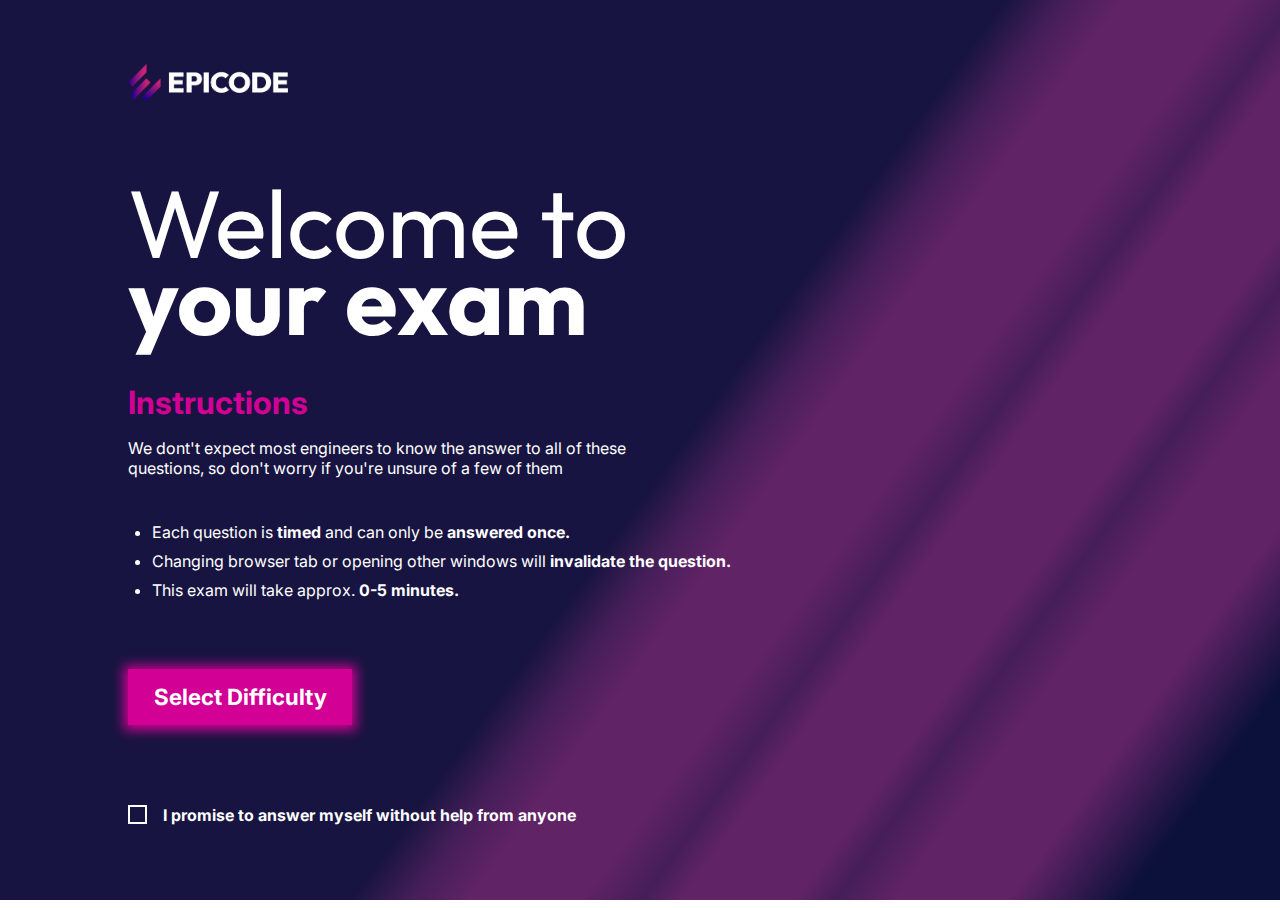
<file: index.html>
<!DOCTYPE html>
<html lang="en">
  <head>
    <meta charset="UTF-8" />
    <meta name="viewport" content="width=device-width, initial-scale=1.0" />
    <link rel="stylesheet" href="./assets/css/index.css" />
    <link rel="preconnect" href="https://fonts.googleapis.com" />
    <link rel="preconnect" href="https://fonts.gstatic.com" crossorigin />
    <link
      href="https://fonts.googleapis.com/css2?family=Inter:wght@400;700&family=Outfit:wght@400;700&display=swap"
      rel="stylesheet"
    />
    <title>Quiz</title>
  </head>
  <body>
    <div class="logoDiv">
    <a href="https://epicode.com/it/"><img
      id="Logo"
      src="./assets/img/epicode_logo.png"
      alt="Logo epicode_logo"
    /></a>
  </div>
    <header>
      <h1 class="title"><span>Welcome to</span><br />your exam</h1>
    </header>
    <main>
      <p id="istruzioni">Instructions</p>
      <p>
        We dont't expect most engineers to know the answer to all of these <br>
        questions, so don't worry if you're unsure of a few of them
      </p>
      <ul>
        <li>
          Each question is <b>timed</b> and can only be <b>answered once.</b>
        </li>
        <li>
          Changing browser tab or opening other windows will
          <b>invalidate the question.</b>
        </li>
        <li>This exam will take approx. <b>0-5 minutes.</b></li>
      </ul>
<!-- Qui abbiamo creato un menu a scomparsa che ci permette di selezionare quale questionario vogliamo effettuare -->
      <div class="dropdown">
        <button class="dropbtn">Select Difficulty</button>
        <div class="dropdown-content">
            <a href="#" onclick="mostraBottone('button')">EASY</a>
            <a href="#" onclick="mostraBottone('button2')">HARD</a>
        </div>
    </div>
<!-- Qui abbiamo aggiunto una checkbox che manda un alert e non permette di proseguire se non viene checkata -->
      <form action="">
        <div id="check">
          <input type="checkbox" id="checkbox_input" required /><label for="checkbox_input"></label><b>I promise to answer myself without help from anyone</label>
        </div>
        <div>
          <a href="./questionario.html"><button id="button" style="display: none;" type="submit">Easy Test</button></a>
          <a href="./questionario2.html"><button id="button2" style="display: none;" type="submit">Hard Test</button></a>
        </div>
      </form>
    </main>
    <script>
      // Funzioni che portano alle domande e controllano le checkbox
      document.addEventListener("DOMContentLoaded", function () {
        document.getElementById("button").addEventListener("click", function (event) {
          event.preventDefault();
          const checkbox = document.getElementById("checkbox_input");
          if (!checkbox.checked) {
            alert("Make sure the checkbox is selected");
          } else {
            window.location.href = "./questionario.html";
          }
        });
      });

    // stessa funzione per il secondo quiz 

      document.addEventListener("DOMContentLoaded", function () {
        document.getElementById("button2").addEventListener("click", function (event) {
          event.preventDefault();
          const checkbox = document.getElementById("checkbox_input");
          if (!checkbox.checked) {
            alert("Make sure the checkbox is selected");
          } else {
            window.location.href = "./questionario2.html";
          }
        });
      });
      var bottoneAttuale = null;
      
// questa e' una funzione che nasconde i bottoni per i test e ne fa apparire a schermo solo uno per volta
function mostraBottone(idBottone) {
    if (bottoneAttuale) {
        document.getElementById(bottoneAttuale).style.display = 'none';
    }
    document.getElementById(idBottone).style.display = 'block';

    bottoneAttuale = idBottone;
}
    </script>
  </body>
</html>
</file>
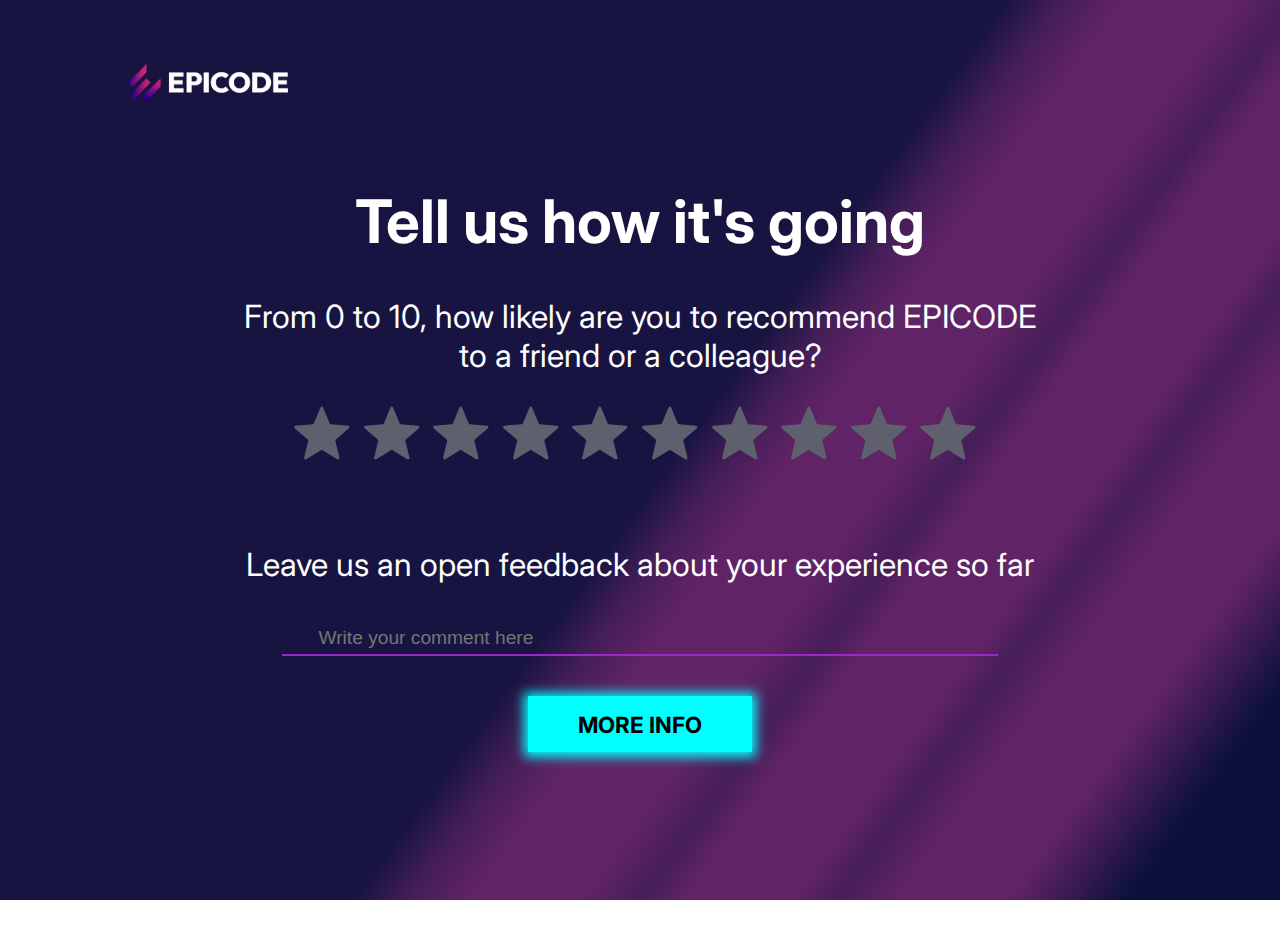
<file: feedback.html>
<!DOCTYPE html>
<html lang="en">
  <head>
    <meta charset="UTF-8" />
    <meta name="viewport" content="width=device-width, initial-scale=1.0" />
    <link rel="stylesheet" href="./assets/css/index.css" />
    <link rel="preconnect" href="https://fonts.googleapis.com" />
    <link rel="preconnect" href="https://fonts.gstatic.com" crossorigin />
    <link
      href="https://fonts.googleapis.com/css2?family=Inter:wght@400;700&family=Outfit:wght@400;700&display=swap"
      rel="stylesheet"
    />
    <title>Feedback</title>
  </head>
  <body>
    <a href="https://epicode.com/it/"><img id="Logo" src="./assets/img/epicode_logo.png" alt="Logo epicode_logo" /></a>
    <h1 id="title" class="feedbackH1">Tell us how it's going</h1>
    <p class="feedbackP">
      From 0 to 10, how likely are you to recommend EPICODE <br />
      to a friend or a colleague?
    </p>
    <!-- inserisco degli span dove andranno le stelle, uso lo span così si posizionano inline -->
    <!-- inserisco il container del feedback compresi input e bottone in un FORM, per farlo comportare da tale -->
    <form id="formFeedback" action="https://epicode.com/it/corsi/" method="post">
      <div id="star-container">
        <!-- qua ho dovuto inserire l'html direttamente del file svg della singola STELLA di modo da poterne modificare il colore  -->
        <!-- il colore di default delle unselected lo cambio nel value "fill" del <path> dentro all'<svg> -->
        <span class="star"
          ><svg width="3.5rem" height="3.5rem" viewBox="0 0 47 46" fill="none" xmlns="http://www.w3.org/2000/svg">
            <path
              id="star-path"
              d="M22.2044 1.55551C22.6143 0.569963 24.0104 0.569964 24.4203 1.55552L29.9874 14.9402C30.1602 15.3557 30.5509 15.6396 30.9994 15.6756L45.4494 16.834C46.5134 16.9193 46.9448 18.2471 46.1341 18.9415L35.1248 28.3722C34.7831 28.6649 34.6338 29.1242 34.7382 29.5619L38.1018 43.6626C38.3494 44.7009 37.2199 45.5215 36.309 44.9651L23.9379 37.4089C23.5538 37.1743 23.0709 37.1743 22.6868 37.4089L10.3157 44.9651C9.40478 45.5215 8.27528 44.7009 8.52295 43.6626L11.8865 29.5619C11.9909 29.1242 11.8416 28.6649 11.4999 28.3722L0.490575 18.9415C-0.320069 18.2471 0.111362 16.9193 1.17535 16.834L15.6253 15.6756C16.0738 15.6396 16.4645 15.3557 16.6374 14.9402L22.2044 1.55551Z"
              fill="#5f606e"
            />
          </svg>
        </span>
        <span class="star"
          ><svg width="3.5rem" height="3.5rem" viewBox="0 0 47 46" fill="none" xmlns="http://www.w3.org/2000/svg">
            <path
              id="star-path"
              d="M22.2044 1.55551C22.6143 0.569963 24.0104 0.569964 24.4203 1.55552L29.9874 14.9402C30.1602 15.3557 30.5509 15.6396 30.9994 15.6756L45.4494 16.834C46.5134 16.9193 46.9448 18.2471 46.1341 18.9415L35.1248 28.3722C34.7831 28.6649 34.6338 29.1242 34.7382 29.5619L38.1018 43.6626C38.3494 44.7009 37.2199 45.5215 36.309 44.9651L23.9379 37.4089C23.5538 37.1743 23.0709 37.1743 22.6868 37.4089L10.3157 44.9651C9.40478 45.5215 8.27528 44.7009 8.52295 43.6626L11.8865 29.5619C11.9909 29.1242 11.8416 28.6649 11.4999 28.3722L0.490575 18.9415C-0.320069 18.2471 0.111362 16.9193 1.17535 16.834L15.6253 15.6756C16.0738 15.6396 16.4645 15.3557 16.6374 14.9402L22.2044 1.55551Z"
              fill="#5f606e"
            />
          </svg>
        </span>
        <span class="star"
          ><svg width="3.5rem" height="3.5rem" viewBox="0 0 47 46" fill="none" xmlns="http://www.w3.org/2000/svg">
            <path
              id="star-path"
              d="M22.2044 1.55551C22.6143 0.569963 24.0104 0.569964 24.4203 1.55552L29.9874 14.9402C30.1602 15.3557 30.5509 15.6396 30.9994 15.6756L45.4494 16.834C46.5134 16.9193 46.9448 18.2471 46.1341 18.9415L35.1248 28.3722C34.7831 28.6649 34.6338 29.1242 34.7382 29.5619L38.1018 43.6626C38.3494 44.7009 37.2199 45.5215 36.309 44.9651L23.9379 37.4089C23.5538 37.1743 23.0709 37.1743 22.6868 37.4089L10.3157 44.9651C9.40478 45.5215 8.27528 44.7009 8.52295 43.6626L11.8865 29.5619C11.9909 29.1242 11.8416 28.6649 11.4999 28.3722L0.490575 18.9415C-0.320069 18.2471 0.111362 16.9193 1.17535 16.834L15.6253 15.6756C16.0738 15.6396 16.4645 15.3557 16.6374 14.9402L22.2044 1.55551Z"
              fill="#5f606e"
            />
          </svg>
        </span>
        <span class="star"
          ><svg width="3.5rem" height="3.5rem" viewBox="0 0 47 46" fill="none" xmlns="http://www.w3.org/2000/svg">
            <path
              id="star-path"
              d="M22.2044 1.55551C22.6143 0.569963 24.0104 0.569964 24.4203 1.55552L29.9874 14.9402C30.1602 15.3557 30.5509 15.6396 30.9994 15.6756L45.4494 16.834C46.5134 16.9193 46.9448 18.2471 46.1341 18.9415L35.1248 28.3722C34.7831 28.6649 34.6338 29.1242 34.7382 29.5619L38.1018 43.6626C38.3494 44.7009 37.2199 45.5215 36.309 44.9651L23.9379 37.4089C23.5538 37.1743 23.0709 37.1743 22.6868 37.4089L10.3157 44.9651C9.40478 45.5215 8.27528 44.7009 8.52295 43.6626L11.8865 29.5619C11.9909 29.1242 11.8416 28.6649 11.4999 28.3722L0.490575 18.9415C-0.320069 18.2471 0.111362 16.9193 1.17535 16.834L15.6253 15.6756C16.0738 15.6396 16.4645 15.3557 16.6374 14.9402L22.2044 1.55551Z"
              fill="#5f606e"
            />
          </svg>
        </span>
        <span class="star"
          ><svg width="3.5rem" height="3.5rem" viewBox="0 0 47 46" fill="none" xmlns="http://www.w3.org/2000/svg">
            <path
              id="star-path"
              d="M22.2044 1.55551C22.6143 0.569963 24.0104 0.569964 24.4203 1.55552L29.9874 14.9402C30.1602 15.3557 30.5509 15.6396 30.9994 15.6756L45.4494 16.834C46.5134 16.9193 46.9448 18.2471 46.1341 18.9415L35.1248 28.3722C34.7831 28.6649 34.6338 29.1242 34.7382 29.5619L38.1018 43.6626C38.3494 44.7009 37.2199 45.5215 36.309 44.9651L23.9379 37.4089C23.5538 37.1743 23.0709 37.1743 22.6868 37.4089L10.3157 44.9651C9.40478 45.5215 8.27528 44.7009 8.52295 43.6626L11.8865 29.5619C11.9909 29.1242 11.8416 28.6649 11.4999 28.3722L0.490575 18.9415C-0.320069 18.2471 0.111362 16.9193 1.17535 16.834L15.6253 15.6756C16.0738 15.6396 16.4645 15.3557 16.6374 14.9402L22.2044 1.55551Z"
              fill="#5f606e"
            />
          </svg>
        </span>
        <span class="star"
          ><svg width="3.5rem" height="3.5rem" viewBox="0 0 47 46" fill="none" xmlns="http://www.w3.org/2000/svg">
            <path
              id="star-path"
              d="M22.2044 1.55551C22.6143 0.569963 24.0104 0.569964 24.4203 1.55552L29.9874 14.9402C30.1602 15.3557 30.5509 15.6396 30.9994 15.6756L45.4494 16.834C46.5134 16.9193 46.9448 18.2471 46.1341 18.9415L35.1248 28.3722C34.7831 28.6649 34.6338 29.1242 34.7382 29.5619L38.1018 43.6626C38.3494 44.7009 37.2199 45.5215 36.309 44.9651L23.9379 37.4089C23.5538 37.1743 23.0709 37.1743 22.6868 37.4089L10.3157 44.9651C9.40478 45.5215 8.27528 44.7009 8.52295 43.6626L11.8865 29.5619C11.9909 29.1242 11.8416 28.6649 11.4999 28.3722L0.490575 18.9415C-0.320069 18.2471 0.111362 16.9193 1.17535 16.834L15.6253 15.6756C16.0738 15.6396 16.4645 15.3557 16.6374 14.9402L22.2044 1.55551Z"
              fill="#5f606e"
            />
          </svg>
        </span>
        <span class="star"
          ><svg width="3.5rem" height="3.5rem" viewBox="0 0 47 46" fill="none" xmlns="http://www.w3.org/2000/svg">
            <path
              id="star-path"
              d="M22.2044 1.55551C22.6143 0.569963 24.0104 0.569964 24.4203 1.55552L29.9874 14.9402C30.1602 15.3557 30.5509 15.6396 30.9994 15.6756L45.4494 16.834C46.5134 16.9193 46.9448 18.2471 46.1341 18.9415L35.1248 28.3722C34.7831 28.6649 34.6338 29.1242 34.7382 29.5619L38.1018 43.6626C38.3494 44.7009 37.2199 45.5215 36.309 44.9651L23.9379 37.4089C23.5538 37.1743 23.0709 37.1743 22.6868 37.4089L10.3157 44.9651C9.40478 45.5215 8.27528 44.7009 8.52295 43.6626L11.8865 29.5619C11.9909 29.1242 11.8416 28.6649 11.4999 28.3722L0.490575 18.9415C-0.320069 18.2471 0.111362 16.9193 1.17535 16.834L15.6253 15.6756C16.0738 15.6396 16.4645 15.3557 16.6374 14.9402L22.2044 1.55551Z"
              fill="#5f606e"
            />
          </svg>
        </span>
        <span class="star"
          ><svg width="3.5rem" height="3.5rem" viewBox="0 0 47 46" fill="none" xmlns="http://www.w3.org/2000/svg">
            <path
              id="star-path"
              d="M22.2044 1.55551C22.6143 0.569963 24.0104 0.569964 24.4203 1.55552L29.9874 14.9402C30.1602 15.3557 30.5509 15.6396 30.9994 15.6756L45.4494 16.834C46.5134 16.9193 46.9448 18.2471 46.1341 18.9415L35.1248 28.3722C34.7831 28.6649 34.6338 29.1242 34.7382 29.5619L38.1018 43.6626C38.3494 44.7009 37.2199 45.5215 36.309 44.9651L23.9379 37.4089C23.5538 37.1743 23.0709 37.1743 22.6868 37.4089L10.3157 44.9651C9.40478 45.5215 8.27528 44.7009 8.52295 43.6626L11.8865 29.5619C11.9909 29.1242 11.8416 28.6649 11.4999 28.3722L0.490575 18.9415C-0.320069 18.2471 0.111362 16.9193 1.17535 16.834L15.6253 15.6756C16.0738 15.6396 16.4645 15.3557 16.6374 14.9402L22.2044 1.55551Z"
              fill="#5f606e"
            />
          </svg>
        </span>
        <span class="star"
          ><svg width="3.5rem" height="3.5rem" viewBox="0 0 47 46" fill="none" xmlns="http://www.w3.org/2000/svg">
            <path
              id="star-path"
              d="M22.2044 1.55551C22.6143 0.569963 24.0104 0.569964 24.4203 1.55552L29.9874 14.9402C30.1602 15.3557 30.5509 15.6396 30.9994 15.6756L45.4494 16.834C46.5134 16.9193 46.9448 18.2471 46.1341 18.9415L35.1248 28.3722C34.7831 28.6649 34.6338 29.1242 34.7382 29.5619L38.1018 43.6626C38.3494 44.7009 37.2199 45.5215 36.309 44.9651L23.9379 37.4089C23.5538 37.1743 23.0709 37.1743 22.6868 37.4089L10.3157 44.9651C9.40478 45.5215 8.27528 44.7009 8.52295 43.6626L11.8865 29.5619C11.9909 29.1242 11.8416 28.6649 11.4999 28.3722L0.490575 18.9415C-0.320069 18.2471 0.111362 16.9193 1.17535 16.834L15.6253 15.6756C16.0738 15.6396 16.4645 15.3557 16.6374 14.9402L22.2044 1.55551Z"
              fill="#5f606e"
            />
          </svg>
        </span>
        <span class="star"
          ><svg width="3.5rem" height="3.5rem" viewBox="0 0 47 46" fill="none" xmlns="http://www.w3.org/2000/svg">
            <path
              id="star-path"
              d="M22.2044 1.55551C22.6143 0.569963 24.0104 0.569964 24.4203 1.55552L29.9874 14.9402C30.1602 15.3557 30.5509 15.6396 30.9994 15.6756L45.4494 16.834C46.5134 16.9193 46.9448 18.2471 46.1341 18.9415L35.1248 28.3722C34.7831 28.6649 34.6338 29.1242 34.7382 29.5619L38.1018 43.6626C38.3494 44.7009 37.2199 45.5215 36.309 44.9651L23.9379 37.4089C23.5538 37.1743 23.0709 37.1743 22.6868 37.4089L10.3157 44.9651C9.40478 45.5215 8.27528 44.7009 8.52295 43.6626L11.8865 29.5619C11.9909 29.1242 11.8416 28.6649 11.4999 28.3722L0.490575 18.9415C-0.320069 18.2471 0.111362 16.9193 1.17535 16.834L15.6253 15.6756C16.0738 15.6396 16.4645 15.3557 16.6374 14.9402L22.2044 1.55551Z"
              fill="#5f606e"
            />
          </svg>
        </span>
      </div>
      <p class="feedbackP">Leave us an open feedback about your experience so far</p>
      <input class="feedbackInput" type="text" placeholder="Write your comment here" />
      <button id="button" class="feedbackBtn" type="submit">MORE INFO</button>
    </form>
    <script>
      document.addEventListener("DOMContentLoaded", function () {
        // seleziono tutte le stelle presenti nella pagina
        const stars = document.querySelectorAll(".star");

        stars.forEach(function (star, index) {
          // uso un forEach per assegnare a ogni stella un addEventListener al CLICK
          star.addEventListener("click", function () {
            for (let i = 0; i <= index; i++) {
              // qua attivo la classe "selected" per la stella su cui ho cliccato incluse tutte le precedenti
              stars[i].classList.add("selected"); // la [i] dopo stars serve per accedere al singolo elemento in base al suo indice
              const pathElement = stars[i].querySelector("path");
              pathElement.setAttribute("fill", "#00ffff");
            }

            for (let i = index + 1; i < stars.length; i++) {
              // qua disattivo la classe "selected" per le stelle dopo quella su cui ho cliccato
              stars[i].classList.remove("selected");
              const pathElement = stars[i].querySelector("path");
              pathElement.setAttribute("fill", "#5f606e");
            }
          });
          // ----------------- qua si chiude il forEach ---------------
          // ----------------- qua gestisco l'hover     ---------------

          star.addEventListener("mouseover", function () {
            // qua aggiungo tramite addEventListener l'effetto HOVER delle stelle
            stars.forEach(function (star) {
              star.classList.remove("hovered"); // a ogni stella, rimuovo la classe precedentemente aggiunta
            });

            for (let i = 0; i <= index; i++) {
              // qua uso i <= index -> perché "index" è l'indice della stella che sto puntando, il loop cicla da i = 0 a i <= index
              // -> passa attraverso ogni stella dalla prima (i=0) fino a quella su cui punto
              // sempre all'interno dell'eventListener "mouseover", decido di aggiungere la classe "hovered" alla stella su cui passo col mouse e anche alle sue precedenti
              stars[i].classList.add("hovered");
            }
          });
        });
      });
    </script>
  </body>
</html>
</file>
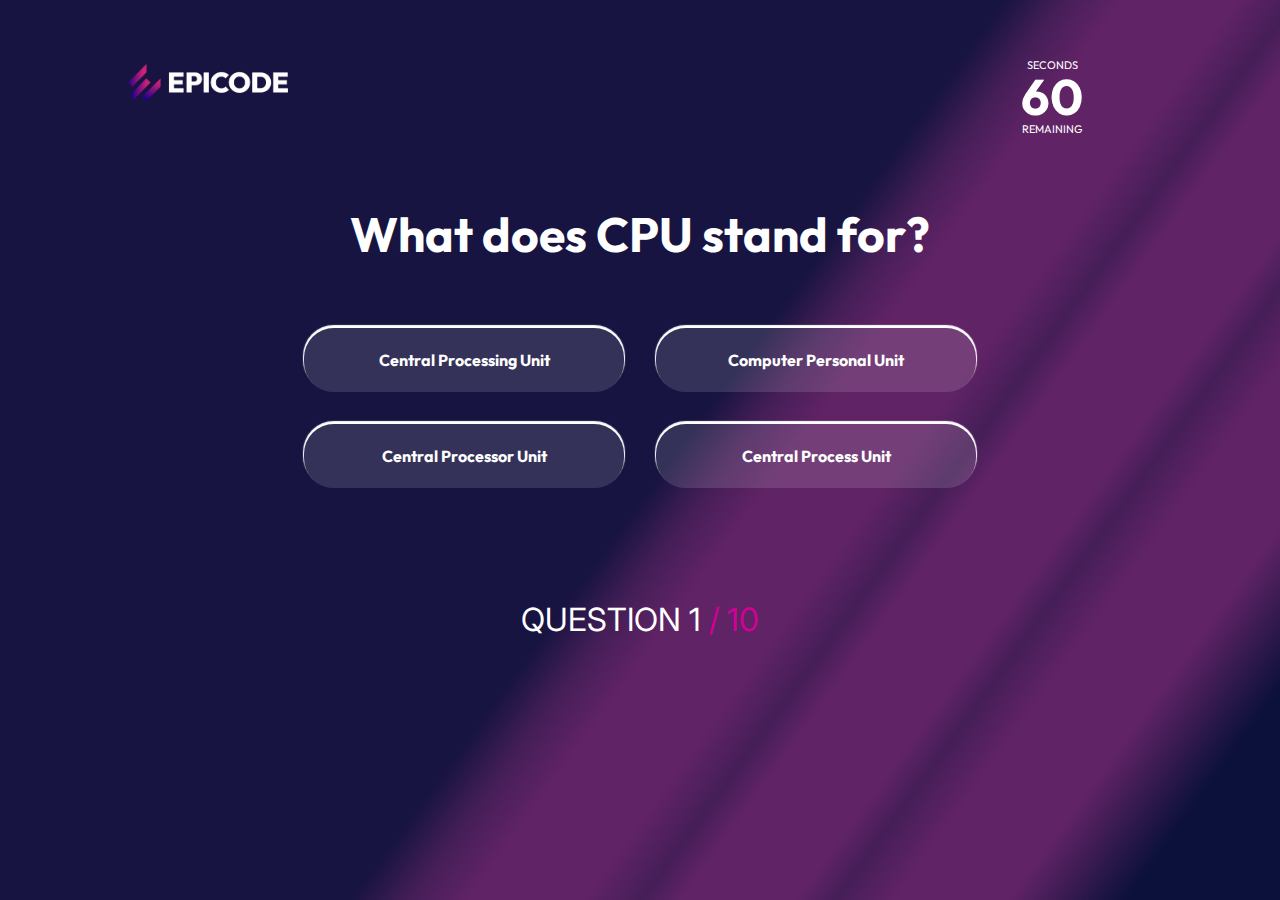
<file: questionario.html>
<!DOCTYPE html>
<html lang="en">
  <head>
    <meta charset="UTF-8" />
    <meta name="viewport" content="width=device-width, initial-scale=1.0" />
    <link rel="stylesheet" href="./assets/css/index.css" />
    <link rel="preconnect" href="https://fonts.googleapis.com" />
    <link rel="preconnect" href="https://fonts.gstatic.com" crossorigin />
    <link
      href="https://fonts.googleapis.com/css2?family=Inter:wght@400;700&family=Outfit:wght@400;700&display=swap"
      rel="stylesheet"
    />
    <title>Quiz</title>
  </head>
  <body id="quizPage">
    <div class="logo-timer-container">
      <img id="Logo" src="./assets/img/epicode_logo.png" alt="Logo epicode_logo" />
      <!-- Qui abbiamo creato il timer e aggiunto le scritte al suo interno -->
      <div class="circle-container">
        <div id="timer" class="timer">
          <svg width="200" height="200">
            <circle
              id="progress-circle"
              class="progress-circle"
              fill="transparent"
              stroke="#00FFFF"
              stroke-width="13"
              r="70"
              cx="100"
              cy="100"
            />
            <text
              id="timerText"
              x="50%"
              y="50%"
              text-anchor="middle"
              dy="0.3em"
              font-size="50"
              font-weight="bold"
              font-family="Outfit, sans-serif"
            >
              60
            </text>
            <text
              id="timerText"
              x="50%"
              y="33%"
              text-anchor="middle"
              dy="0.3em"
              font-size="11"
              fill="rgba(255, 255, 255, 0.9)"
              font-family="Outfit, sans-serif"
            >
              SECONDS
            </text>
            <text
              id="timerText"
              x="50%"
              y="65%"
              text-anchor="middle"
              dy="0.3em"
              font-size="11"
              fill="rgba(255, 255, 255, 0.5)"
              font-family="Outfit, sans-serif"
            >
              REMAINING
            </text>
          </svg>
        </div>
      </div>
    </div>
    <!-- Questo e' un div container in cui stampiamo 4 bottoni con le relative risposte e un paragrafo con la domanda -->
    <div id="container" class="question-container"></div>
    <div id="feedbackContainer"></div>
    <div id="questionCounter"></div>
    <script src="./assets/js/index.js"></script>
  </body>
</html>
</file>
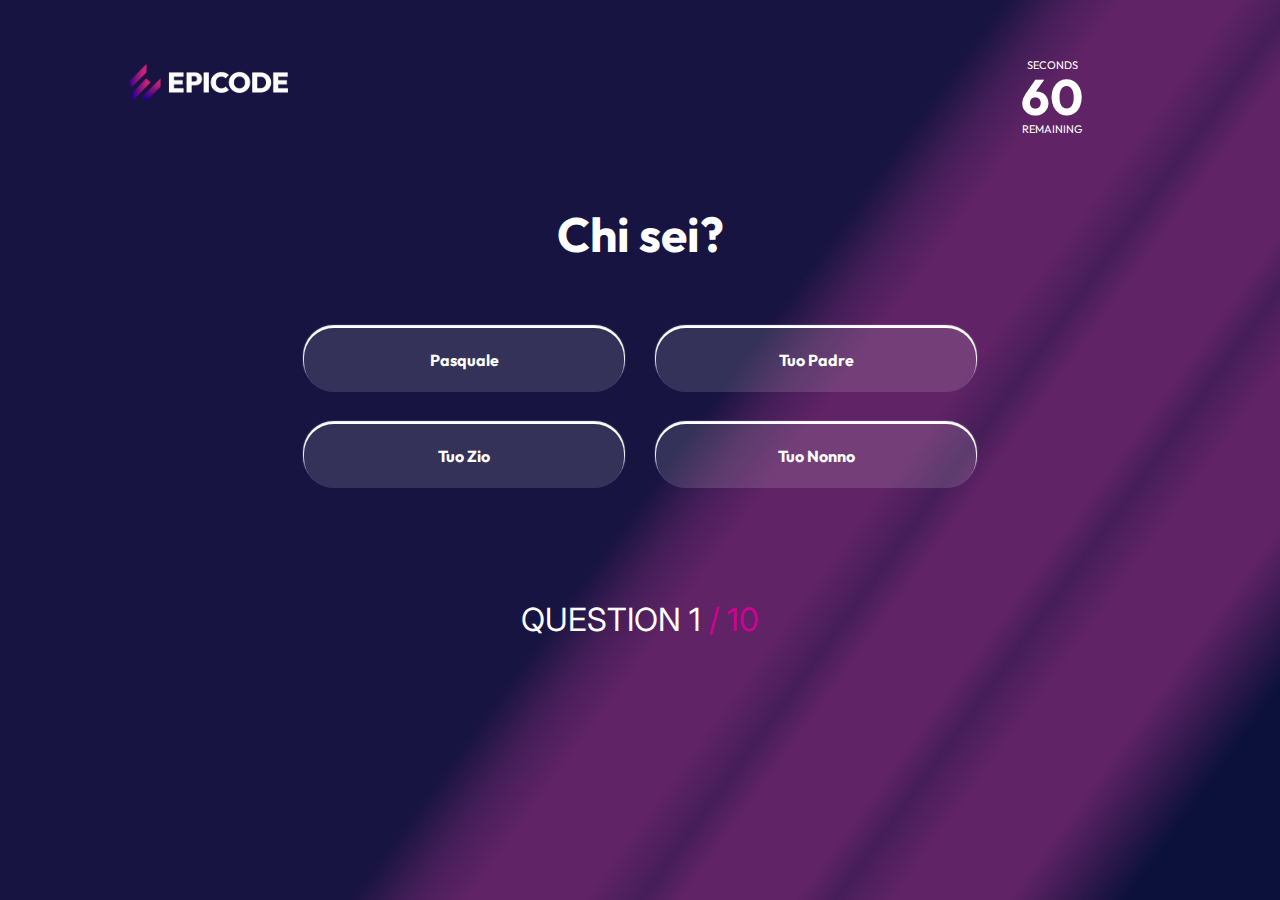
<file: questionario2.html>
<!DOCTYPE html>
<html lang="en">
  <head>
    <meta charset="UTF-8" />
    <meta name="viewport" content="width=device-width, initial-scale=1.0" />
    <link rel="stylesheet" href="./assets/css/index.css" />
    <link rel="preconnect" href="https://fonts.googleapis.com" />
    <link rel="preconnect" href="https://fonts.gstatic.com" crossorigin />
    <link
      href="https://fonts.googleapis.com/css2?family=Inter:wght@400;700&family=Outfit:wght@400;700&display=swap"
      rel="stylesheet"
    />
    <title>Pagina vuota</title>
  </head>
  <body id="quizPage">
    <div class="logo-timer-container">
      <img
        id="Logo"
        src="./assets/img/epicode_logo.png"
        alt="Logo epicode_logo"
      />
      <div class="circle-container">
        <div id="timer" class="timer">
          <svg width="200" height="200">
            <circle
              id="progress-circle"
              class="progress-circle"
              fill="transparent"
              stroke="#00FFFF"
              stroke-width="13"
              r="70"
              cx="100"
              cy="100"
            />
            <text
              id="timerText"
              x="50%"
              y="50%"
              text-anchor="middle"
              dy="0.3em"
              font-size="50"
              font-weight="bold"
              font-family="Outfit, sans-serif"
            >
              60
            </text>
            <text
              id="timerText"
              x="50%"
              y="33%"
              text-anchor="middle"
              dy="0.3em"
              font-size="11"
              fill="rgba(255, 255, 255, 0.9)"
              font-family="Outfit, sans-serif"
            >
              SECONDS
            </text>
            <text
              id="timerText"
              x="50%"
              y="65%"
              text-anchor="middle"
              dy="0.3em"
              font-size="11"
              fill="rgba(255, 255, 255, 0.5)"
              font-family="Outfit, sans-serif"
            >
              REMAINING
            </text>
          </svg>
        </div>
      </div>
    </div>
    <div id="container"></div>
    <div id="feedbackContainer"></div>
    <div id="questionCounter"></div>
    <script src="./assets/js/quiz2.js"></script>
  </body>
</html>
</file>
<file: assets/css/index.css>
/*+++++++++++++++++ IMPOSTAZIONI GENERALI ++++++++++++++++++++++*/

body {
  color: white;
  font-family: "Inter", sans-serif;
  font-size: 16px;
  margin: 0 8rem 5rem 8rem;
  background: rgb(12,17,59);
  background: linear-gradient(306deg, rgba(12,17,59,1) 8%, rgba(96,35,101,1) 14%, rgba(96,35,101,1) 20%, rgba(69,30,88,1) 23%, rgba(96,35,101,1) 25%, rgba(96,35,101,1) 31%, rgba(69,30,88,1) 33%, rgba(96,35,101,1) 36%, rgba(96,35,101,1) 42%, rgba(69,30,88,1) 45%, rgba(24,20,65,1) 48%);
  background-size: cover;
  background-attachment: fixed;
}

h1 {
  font-size:60px;
}

#container {
  text-align: center;
  margin: 0 10%;
 }

/*++++++++++++++++ HEADER +++++++++++++++++++++++*/
.title {
  font-size: 6em; 
  line-height: 80%;
  font-family: "Outfit", sans-serif;
  margin-bottom: 2.8rem;
  
}
h1 span {
  font-weight: lighter;
}

.logoDiv {
  margin-bottom: 5rem;
}

#Logo {
  width: 13%;
  margin-top: 4rem;
  min-width: 10rem;
  height: 5%;
}
#istruzioni {
  color: #d20094;
  font-size:2rem; 
  font-weight: bold;
  margin-bottom: 1rem;
}
.logo-timer-container {
  display: flex;
  justify-content: space-between;
}
#timerText {
  fill: white;
}
/*+++++++++++++++++ LISTA ++++++++++++++++++++++*/
ul {
  margin-top: 2.5rem;
  margin-left: -1rem;
  margin-bottom: 4rem;
}

li {
  line-height: 1.8rem;
}

/*+++++++++++++++++ BOTTONI ++++++++++++++++++++++*/

.dropbtn {
  box-shadow: 0px 1px 11px 4px #d20094;
  background: linear-gradient(to bottom, #d20094 5%, #d20094 100%);
  background-color: #d20094;
  display: inline-block;
  cursor: pointer;
  border: none;
  width: 14rem;
  height: 3.5rem;
  font-family: "Inter", sans-serif;
  font-size: 1.4rem;
  font-weight: bold;
  color: white;
}

#button, #button2 {
  box-shadow: 0px 1px 11px 4px #00ffff;
  background: linear-gradient(to bottom, #00ffff 5%, #00ffff 100%);
  background-color: #00ffff;
  display: inline-block;
  cursor: pointer;
  border: none;
  width: 14rem;
  height: 3.5rem;
  font-family: "Inter", sans-serif;
  font-size: 1.4rem;
  font-weight: bold;

}
#button:hover, #button2:hover{
  background: linear-gradient(
    0deg,
    rgb(0, 197, 204) 0%,
    rgb(47, 179, 255) 100%
  );
  color: white;
}
#button:active, #button2:active {
  position: relative;
  top: 1px;
}

#multiplo {
  display: flex;
  flex-direction: column;
  align-items: center;
}

.stileBottoni {
  width: 20rem;
  height: 4rem;
  border-radius: 30px;
  margin: 1em;
  background-color: rgba(255, 255, 255, 0.13);
  color: white;
  font-family: "Outfit", sans-serif;
  font-weight: bold;
  border-color: white;
  border: none;
  -webkit-box-shadow: 0px -2px 1px 1px rgba(255, 255, 255, 1);
  -moz-box-shadow: 0px -2px 1px 1px rgba(255, 255, 255, 1);
  box-shadow: 0px -2px 1px 1px rgba(255, 255, 255, 1);
  cursor: pointer;
  font-size: 1rem; /* Changed from 1em */
}
.stileBottoni:hover {
  background: rgb(119, 1, 93);
  background: linear-gradient(
    0deg,
    rgba(119, 1, 93, 1) 0%,
    rgba(210, 0, 148, 1) 100%
  );
  border: 2px solid rgba(210, 0, 148, 1);
  color: white;
}


/*+++++++++++++++++++ DOMANDE +++++++++++++++++++++*/
.stilep {
  font-size: 3rem;
  font-weight: bold;
  margin-top: 0;
  font-family: "Outfit", sans-serif;
}

.numeroColorato {
  color: #d20094;
}
#questionCounter {
  font-size: 2rem; 
  text-align: center;
  margin-top: 3em;
  margin-bottom: 3em;
}
/*+++++++++++++ FOOTER +++++++++++++++*/
form {
  margin-top: 5rem;
  display: flex;
  justify-content: space-between;
  align-items: center;
}

/*+++++++++++++++CHECKBOX +++++++++++++*/
input[type="checkbox"] {
  display: none;
}

label {
  display: inline-block;
  vertical-align: middle;
  cursor: pointer;
}

label:before {
  content: "";
  display: inline-block;
  width: 15px;
  height: 15px;
  border: 2.5px solid white;
  vertical-align: middle;
  margin-right: 1em;
  margin-bottom: 0.2em;
}

input[type="checkbox"]:checked + label:before {
  content: "\2713"; /* unicode per la v di checked*/
  text-align: center;
  line-height: 15px;
  color: white;
}

/*+++++++++++++++++ RESULTS ++++++++++++++++++++++*/

#rateUs {
  box-shadow: 2px 1px 11px 6px #0015ff36;
  background-color: transparent;
  display: inline-block;
  cursor: pointer;
  border: 2px solid white;
  width: 16.5rem;
  height: 4.5rem;
  font-family: "Inter", sans-serif;
  font-size: 1.4rem;
  font-weight: bold;
  color: white;
  margin-top: 3em;
  margin-left: 1.8rem;
}

#rateUs:hover {
  background-color: rgba(255, 255, 255, 0.2);
}

.diGravita{
  text-align: center;
  margin-bottom: 3rem;
}

#resultsContainer {
  display: flex;
  justify-content: space-around;
  align-items: center;

}
.results {
  font-size: 3.5rem; 
}
 #correct {
  text-align: left;
 }
 #wrong {
  text-align: right;
 }
p.diGravita {
  font-size: 2rem;
  margin-top: 5px;
}

h1.diGravita {
  margin-bottom:0.8rem;
}


/*+++++++++++++++++ FEEDBACK ++++++++++++++++++++++*/

/* stili generali feedback */

#formFeedback {
  margin-top: 1.5rem;
  display: flex;
  flex-direction: column;
  align-items: center;
  text-align: center;
}

.feedbackH1, .feedbackP {
  text-align: center;
}

.feedbackH1 {
  margin-top:5rem;
}

.feedbackP {
  font-size: 2rem; /* Changed from 30px to 2rem */
  margin-bottom: 30px;
}
#star-container {
  margin-bottom: 3rem;
}

#star-container .star {
  margin-right: 0.6rem;
  cursor: pointer;
}

/* riempio anche le stelle che precedono quella su cui faccio l'hover -> si ricollega al forEach dello script di feedback.html */

.star.hovered path {
  fill: #00ffff;
}

/*  stile input feedback */

.feedbackInput {
  width: 70%;
  border: none;
  border-bottom: 2px solid #9c29c2;
  background: transparent;
  color: #5f606e;
  margin-top:0.5rem;
  margin-bottom: 2.5rem;
  padding: 5px;
  box-sizing: border-box;
}

/* stile placeholder dell'input feedback  e del text che scriviamo dentro */


.feedbackInput::placeholder{
font-size: 1.2rem;
text-indent: 4.5%;
}

.feedbackInput[type="text"]{
  text-indent: 4.5%;
  color: #7b7c8f;
  font-size: larger;
}

/* tolgo il bordo bianco intorno all'input feedback quando cliccato */

.feedbackInput:focus {
  outline: none; /
}

/* aggiungo margin bottom al bottone del feedback */

.feedbackBtn{
  margin-bottom:6rem;
}

/* Animazione del cerchio */
.circle-container {
  position: relative;
}

.progress-circle {
  stroke-dasharray: 440;
  stroke-dashoffset: 440;
  transform: rotate(-90deg); /* Aggiunto per far partire l'animazione da 0° */
  transform-origin: 50% 50%; /* Aggiunto per far partire l'animazione dal centro del cerchio */
  transition: stroke-dashoffset 1s linear;
}
.correct-feedback {
  color: green;
}

.wrong-feedback {
  color: red;
}

#feedbackContainer{
  text-align: center;
  margin-top: 2em;
}

/*  +++++++++++ CERCHIO PERCENTUALI RESULTS +++++++++++ */

.piccolo{
  color: rgba(255, 255, 255, 0.623);
  font-size: 1rem;
  margin-top:2rem;
}
.textBig{
  font-size: 1.4rem;
  margin: -0.5rem;
  }
#azzurro{
  color: #00ffff;
  line-height:normal;
}
#viola{
  color: #d20094;
  line-height: normal;
}
.domandeSuDieci {
font-size: 1.4rem;
}
#wrong p, #correct p{
  margin-bottom:-1.3rem;
}

/* +++++++++++++++++++++++ SEZIONE MENU' A TENDINA EASY / HARD +++++++++++++++++++++++ */

.dropdown {
  position: relative;
  display: inline-block;
}

.dropdown-content {
  display: none;
  position: absolute;
  background-color: #f9f9f9;
  min-width: 160px;
  box-shadow: 0px 8px 16px 0px rgba(0,0,0,0.2);
  z-index: 1;
}

.dropdown-content a {
  color: black;
  padding: 12px 16px;
  text-decoration: none;
  display: block;
}

.dropdown-content a:hover {
  background-color: #d20094;
  font-weight: bold;
  color: white;
}

.dropdown:hover .dropdown-content {
  display: block;
}

a {
  text-decoration: none;
}
</file>
